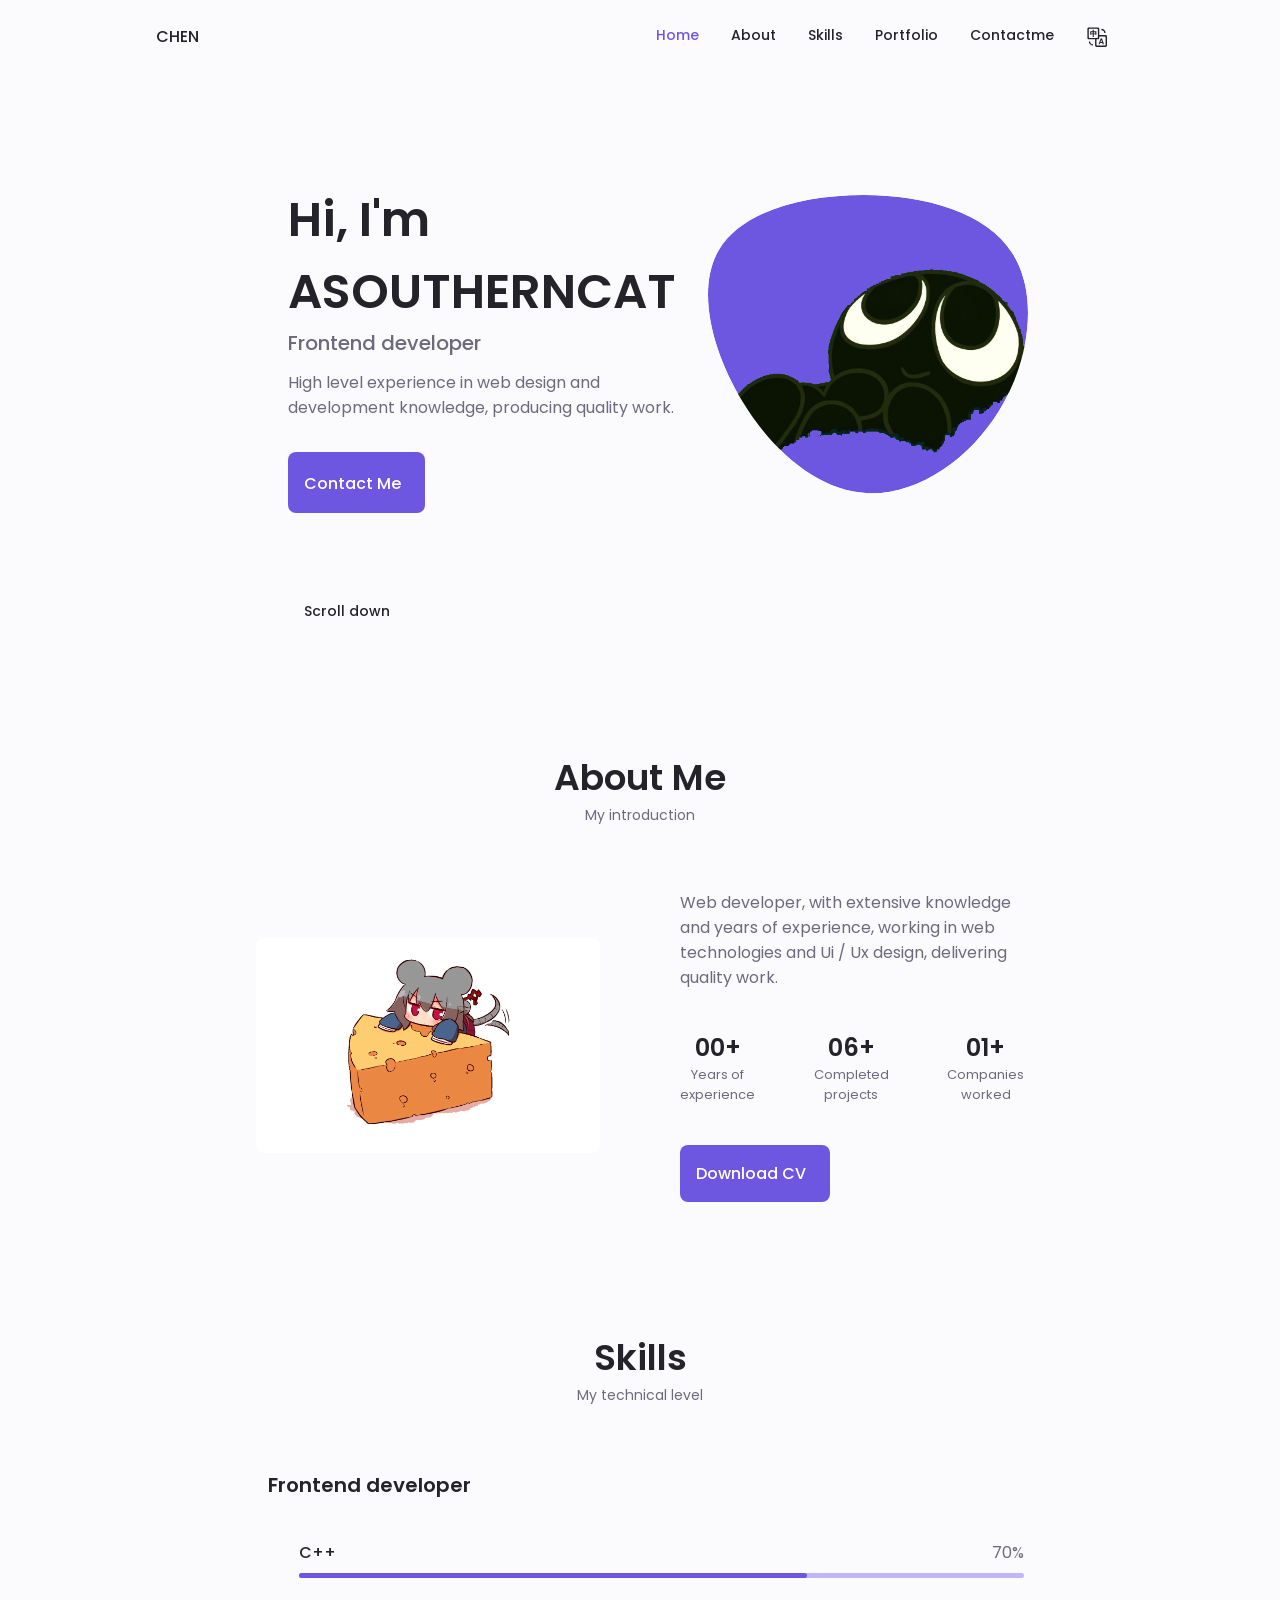
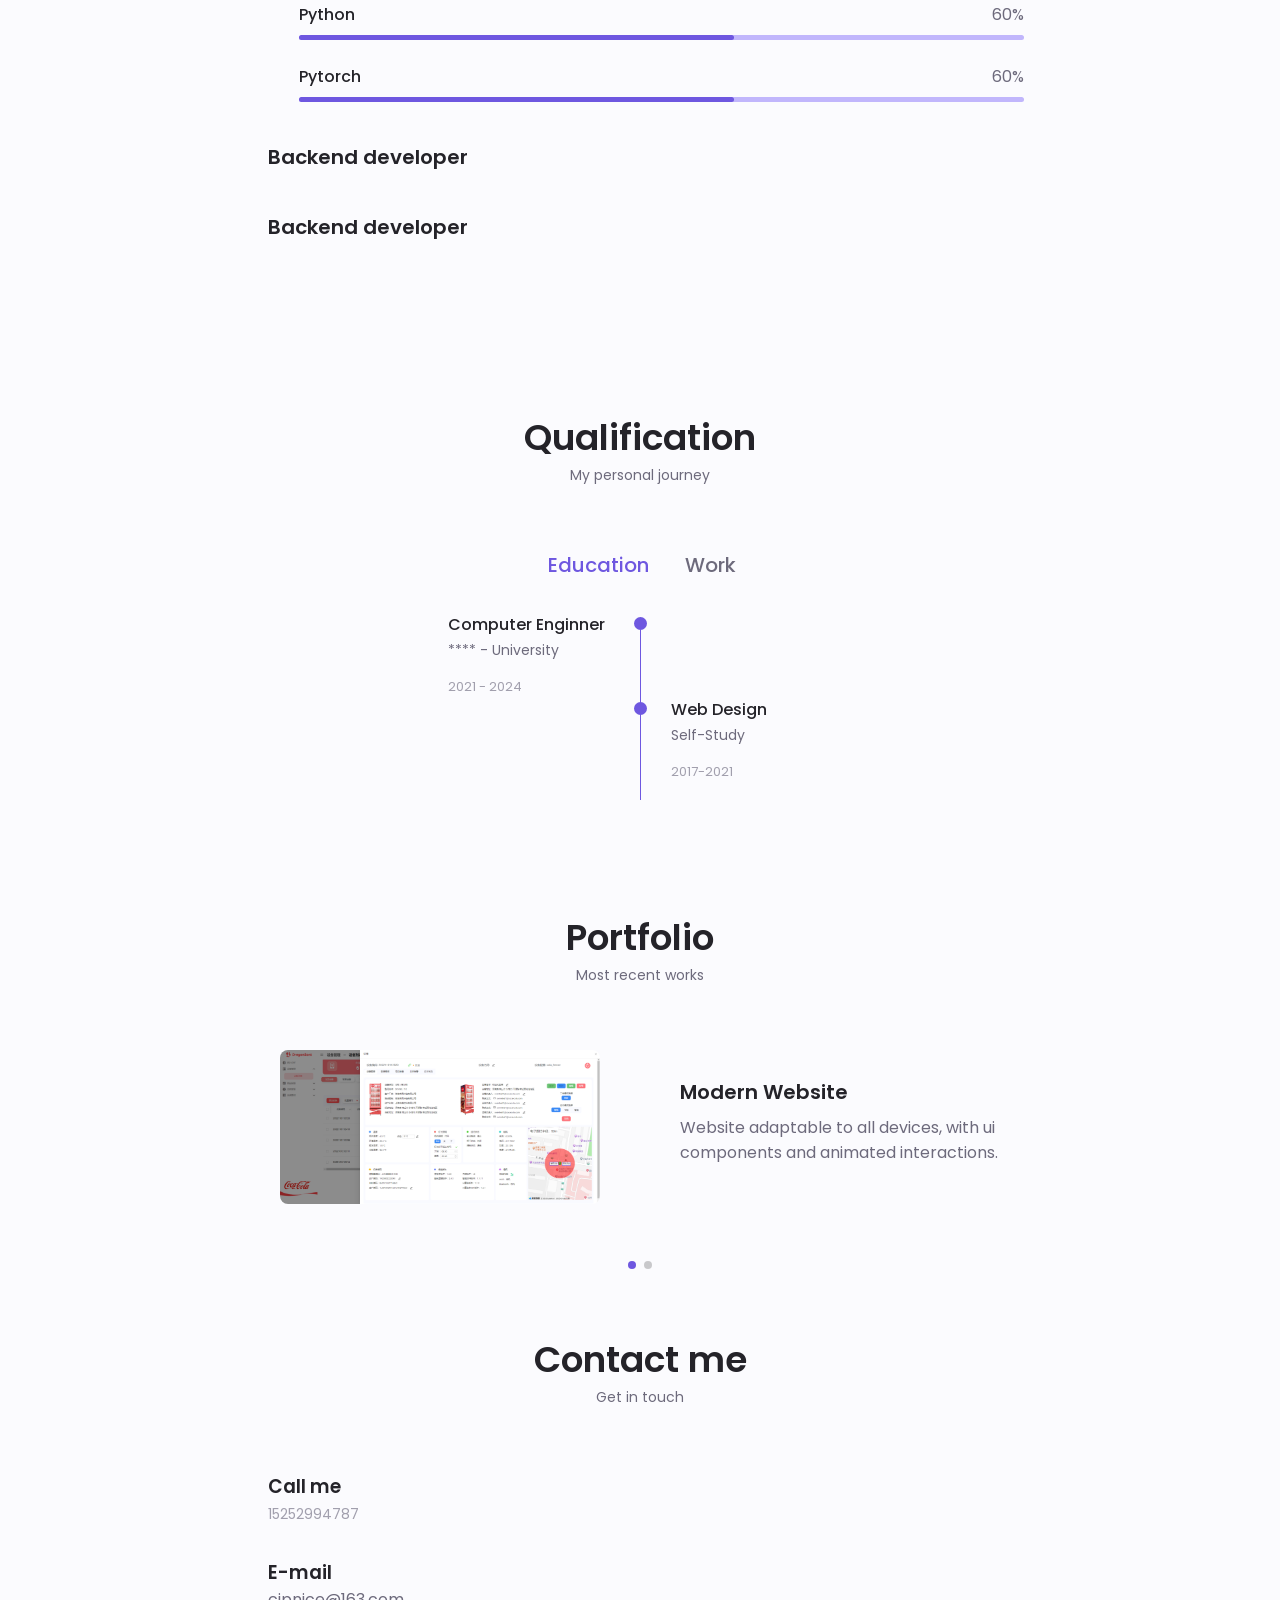
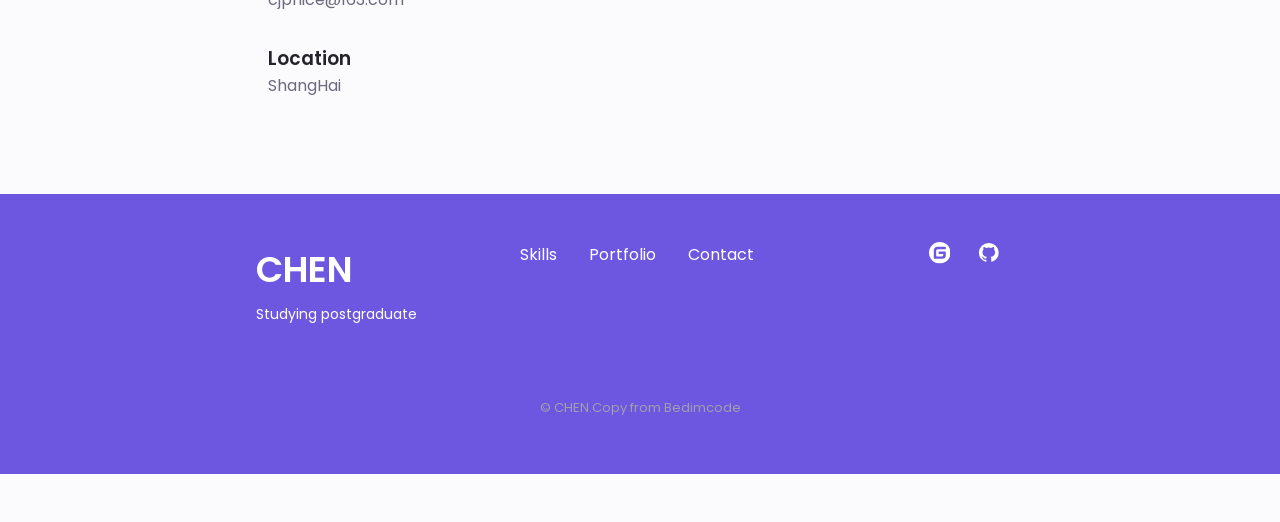
<file: index.html>
<!DOCTYPE html>
<html lang="en">

<head>
  <meta charset="UTF-8" />
  <meta name="viewport" content="width=device-width, initial-scale=1.0" />
  <link rel="shortcut icon" type="image/x-icon" href="favicon.ico" />
  <!--==================== UNICONS 图标====================-->
  <link rel="stylesheet" href="https://unicons.iconscout.com/release/v3.0.6/css/line.css" />
  <!--==================== SWIPER CSS ====================-->
  <link rel="stylesheet" href="assets/css/swiper-bundle.min.css" />

  <!--==================== CSS ====================-->
  <link rel="stylesheet" href="assets/css/styles.css" />
  <!-- iconfont font class 方式引用图标 -->
  <!-- <link
      rel="stylesheet"
      href="https://at.alicdn.com/t/c/font_3900458_82z46p85im.css"
    /> -->

  <title>Portfolio</title>
</head>

<body>
  <!--==================== HEADER ====================-->
  <header class="header scroll-header" id="header">
    <nav class="nav container">
      <a href="#" class="nav__logo">CHEN</a>

      <div class="nav__menu" id="nav-menu">
        <ul class="nav__list grid">
          <li class="nav__item">
            <a href="#home" class="nav__link">
              <i class="uil uil-estate nav__icon"></i>
              <p i18n="home">Home</p>
            </a>
          </li>
          <li class="nav__item">
            <a href="#about" class="nav__link">
              <i class="uil uil-user nav__icon"></i>
              <p i18n="about">About</p>
            </a>
          </li>
          <li class="nav__item">
            <a href="#skills" class="nav__link">
              <i class="uil uil-file-alt nav__icon"></i>
              <p i18n="skills">Skills</p>
            </a>
          </li>
          <li class="nav__item">
            <a href="#portfolio" class="nav__link">
              <i class="uil uil-scenery nav__icon"></i>
              <p i18n="portfolio">Portfolio</p>
            </a>
          </li>
          <li class="nav__item">
            <a href="#contact" class="nav__link">
              <i class="uil uil-message nav__icon"></i>
              <p i18n="contact">Contactme</p>
            </a>
          </li>
          <li class="nav__item">
            <div class="nav__link" id="translate" value="en">
              <svg class="icon nav__icon-svg" aria-hidden="true">
                <use xlink:href="#icon-fanyi"></use>
              </svg>
              <a class="=nav__link" id="nav__translate">Translate</a>
            </div>
          </li>
        </ul>
        <i class="uil uil-times nav__close" id="nav-close"></i>
      </div>

      <div class="nav__btns">
        <i class="uil uil-moon change-theme" id="theme-button"></i>
        <div class="nav__toggle" id="nav-toggle">
          <i class="uil uil-apps"></i>
        </div>
      </div>
    </nav>
  </header>

  <!--==================== MAIN ====================-->
  <main class="main">
    <!--==================== HOME ====================-->
    <section class="home section" id="home">
      <div class="home__container container grid">
        <div class="home__content grid">
          <div class="home__social">
            <a href="https://gitee.com/cjpnice" target="_blank" class="home__social-icon">
              <!-- <i class="uil uil-linkedin-alt"></i> -->
              <svg t="1674798484640" viewBox="0 0 1024 1024" version="1.1" xmlns="http://www.w3.org/2000/svg"
                p-id="2757">
                <path
                  d="M512 1024C229.222 1024 0 794.778 0 512S229.222 0 512 0s512 229.222 512 512-229.222 512-512 512z m259.149-568.883h-290.74a25.293 25.293 0 0 0-25.292 25.293l-0.026 63.206c0 13.952 11.315 25.293 25.267 25.293h177.024c13.978 0 25.293 11.315 25.293 25.267v12.646a75.853 75.853 0 0 1-75.853 75.853h-240.23a25.293 25.293 0 0 1-25.267-25.293V417.203a75.853 75.853 0 0 1 75.827-75.853h353.946a25.293 25.293 0 0 0 25.267-25.292l0.077-63.207a25.293 25.293 0 0 0-25.268-25.293H417.152a189.62 189.62 0 0 0-189.62 189.645V771.15c0 13.977 11.316 25.293 25.294 25.293h372.94a170.65 170.65 0 0 0 170.65-170.65V480.384a25.293 25.293 0 0 0-25.293-25.267z"
                  fill="hsl(250deg 69% 61%)" p-id="2758"></path>
              </svg>
            </a>
            <a href="https://github.com/cjpnice" target="_blank" class="home__social-icon">
              <i class="uil uil-github-alt"></i>
            </a>
          </div>

          <div class="home__img">
            <svg class="home__blob" viewBox="0 0 200 187" xmlns="http://www.w3.org/2000/svg"
              xmlns:xlink="http://www.w3.org/1999/xlink">
              <mask id="mask0" mask-type="alpha">
                <path d="M190.312 36.4879C206.582 62.1187 201.309 102.826 182.328 134.186C163.346 165.547 
                                130.807 187.559 100.226 186.353C69.6454 185.297 41.0228 161.023 21.7403 129.362C2.45775 
                                97.8511 -7.48481 59.1033 6.67581 34.5279C20.9871 10.1032 59.7028 -0.149132 97.9666 
                                0.00163737C136.23 0.303176 174.193 10.857 190.312 36.4879Z" />
              </mask>
              <g mask="url(#mask0)">
                <path d="M190.312 36.4879C206.582 62.1187 201.309 102.826 182.328 134.186C163.346 
                                165.547 130.807 187.559 100.226 186.353C69.6454 185.297 41.0228 161.023 21.7403 
                                129.362C2.45775 97.8511 -7.48481 59.1033 6.67581 34.5279C20.9871 10.1032 59.7028 
                                -0.149132 97.9666 0.00163737C136.23 0.303176 174.193 10.857 190.312 36.4879Z" />
                <image class="home__blob-img" x="0" y="-30" xlink:href="assets/img/cat.png" />
              </g>
            </svg>
          </div>

          <div class="home__data">
            <h1 class="home__title" i18n="home__title">
              Hi, I'm ASOUTHERNCAT
            </h1>
            <h3 class="home__subtitle" i18n="home__subtitle">
              Frontend developer
            </h3>
            <p class="home__description" i18n="home__description">
              High level experience in web design and development knowledge,
              producing quality work.
            </p>
            <a href="#contact" class="button button-flex">
              <span i18n="home__contact">Contact Me</span>
              <i class="uil uil-message button__icon"></i>
            </a>
          </div>
        </div>
        <div class="home__scroll">
          <a href="#about" class="home__scroll-button button--flex">
            <i class="uil uil-mouse-alt-2 home__scroll-mouse"></i>
            <span class="home__scroll-name" i18n="home__scroll-name">Scroll down</span>
            <i class="uil uil-arrow-down home__scroll-arrow"></i>
          </a>
        </div>
      </div>
    </section>

    <!--==================== ABOUT ====================-->
    <section class="about section" id="about">
      <h2 class="section__title" i18n="about__title">About Me</h2>
      <span class="section__subtitle" i18n="about__subtitle">My introduction</span>
      <div class="about__container container grid">
        <img src="assets/img/about.png" alt="" class="about__img" />

        <div class="about__data">
          <p class="about__description" i18n="about__description">
            Web developer, with extensive knowledge and years of experience,
            working in web technologies and Ui / Ux design, delivering quality
            work.
          </p>

          <div class="about__info">
            <div>
              <span class="about__info-title">00+</span>
              <span class="about__info-name" i18n="about__info-name1">Years of <br />
                experience</span>
            </div>

            <div>
              <span class="about__info-title">06+</span>
              <span class="about__info-name" i18n="about__info-name2">Completed <br />
                projects</span>
            </div>

            <div>
              <span class="about__info-title">01+</span>
              <span class="about__info-name" i18n="about__info-name3">Companies <br />
                worked</span>
            </div>
          </div>

          <div class="about__buttons">
            <a download="" href="assets/pdf/简历.pdf" class="button button--flex">
              <span i18n="download">Download CV</span><i class="uil uil-download-alt button__icon"></i>
            </a>
          </div>
        </div>
      </div>
    </section>

    <!--==================== SKILLS ====================-->
    <section class="skills section" id="skills">
      <h2 class="section__title" i18n="skills__title">Skills</h2>
      <span class="section__subtitle" i18n="skills__subtitle">My technical level</span>

      <div class="skills__container container grid">
        <div>
          <!--==================== SKILLS 1 ====================-->
          <div class="skills__content skills__open">
            <div class="skills__header">
              <i class="uil uil-brackets-curly skills__icon"></i>

              <div>
                <h1 class="skills__title" i18n="skills__title1">
                  Frontend developer
                </h1>
                <!-- <span class="skills__subtitle" i18n="skills__years"
                    >More than * years</span
                  > -->
              </div>

              <i class="uil uil-angle-down skills__arrow"></i>
            </div>

            <div class="skills__list grid">
              <div class="skills__data">
                <div class="skills__titles">
                  <h3 class="skills__name">C++</h3>
                  <span class="skills__number">70%</span>
                </div>
                <div class="skills__bar">
                  <div class="skills__percentage skills__cpp"></div>
                </div>
              </div>

              <div class="skills__data">
                <div class="skills__titles">
                  <h3 class="skills__name">Python</h3>
                  <span class="skills__number">60%</span>
                </div>
                <div class="skills__bar">
                  <div class="skills__percentage skills__python"></div>
                </div>
              </div>

              <div class="skills__data">
                <div class="skills__titles">
                  <h3 class="skills__name">Pytorch</h3>
                  <span class="skills__number">60%</span>
                </div>
                <div class="skills__bar">
                  <div class="skills__percentage skills__pytorch"></div>
                </div>
              </div>
            </div>
          </div>
          <!--==================== SKILLS 2 ====================-->
          <div class="skills__content skills__close">
            <div class="skills__header">
              <i class="uil uil-server-network skills__icon"></i>

              <div>
                <h1 class="skills__title" i18n="skills__title2">
                  Backend developer
                </h1>
                <!-- <span class="skills__subtitle" i18n="skills__years2"
                    >More than * years</span
                  > -->
              </div>

              <i class="uil uil-angle-down skills__arrow"></i>
            </div>

            <div class="skills__list grid">
              <div class="skills__data">
                <div class="skills__titles">
                  <h3 class="skills__name">Java</h3>
                  <span class="skills__number">70%</span>
                </div>
                <div class="skills__bar">
                  <div class="skills__percentage skills__java"></div>
                </div>
              </div>

              <div class="skills__data">
                <div class="skills__titles">
                  <h3 class="skills__name">C#</h3>
                  <span class="skills__number">50%</span>
                </div>
                <div class="skills__bar">
                  <div class="skills__percentage skills__csharp"></div>
                </div>
              </div>
            </div>
          </div>
          <!--==================== SKILLS 3 ====================-->
          <div class="skills__content skills__close">
            <div class="skills__header">
              <i class="uil uil-server-network skills__icon"></i>

              <div>
                <h1 class="skills__title" i18n="skills__title3">
                  Backend developer
                </h1>
                <!-- <span class="skills__subtitle" i18n="skills__years2"
                    >More than * years</span
                  > -->
              </div>

              <i class="uil uil-angle-down skills__arrow"></i>
            </div>
            <div class="skills__list grid">
              <div class="skills__data">
                <div class="skills__titles">
                  <h3 class="skills__name">HTML</h3>
                  <span class="skills__number">60%</span>
                </div>
                <div class="skills__bar">
                  <div class="skills__percentage skills__html"></div>
                </div>
              </div>

              <div class="skills__data">
                <div class="skills__titles">
                  <h3 class="skills__name">CSS</h3>
                  <span class="skills__number">50%</span>
                </div>
                <div class="skills__bar">
                  <div class="skills__percentage skills__css"></div>
                </div>
              </div>

              <div class="skills__data">
                <div class="skills__titles">
                  <h3 class="skills__name">JavaScript</h3>
                  <span class="skills__number">60%</span>
                </div>
                <div class="skills__bar">
                  <div class="skills__percentage skills__js"></div>
                </div>
              </div>

              <div class="skills__data">
                <div class="skills__titles">
                  <h3 class="skills__name">VUE</h3>
                  <span class="skills__number">50%</span>
                </div>
                <div class="skills__bar">
                  <div class="skills__percentage skills__vue"></div>
                </div>
              </div>
              <div class="skills__data">
                <div class="skills__titles">
                  <h3 class="skills__name">Angular</h3>
                  <span class="skills__number">50%</span>
                </div>
                <div class="skills__bar">
                  <div class="skills__percentage skills__angular"></div>
                </div>
              </div>
            </div>

          </div>
        </div>
      </div>
    </section>

    <!--==================== QUALIFICATION ====================-->
    <section class="qualification section">
      <h2 class="section__title" i18n="qualification__title">
        Qualification
      </h2>
      <span class="section__subtitle" i18n="qualification__subtitle">My personal journey</span>
      <div class="qualification__container container">
        <div class="qualification__tabs">
          <div class="qualification__button button--flex qualification__active" data-target="#education">
            <i class="uil uil-graduation-cap qualification__icon"></i>
            <span i18n="education">Education</span>
          </div>

          <div class="qualification__button button--flex" data-target="#work">
            <i class="uil uil-briefcase-alt qualification__icon"></i>
            <span i18n="work">Work</span>
          </div>
        </div>
        <div class="qualification__sections">
          <!--==================== QUALIFICATION CONTENT 1 ====================-->
          <div class="qualification__content qualification__active" data-content id="education">
            <!--==================== QUALIFICATION 1 ====================-->
            <div class="qualification__data">
              <div>
                <h3 class="qualification__title" i18n="qualification1__title">
                  Computer Enginner
                </h3>
                <span class="qualification__subtitle" i18n="qualification1__subtitle">**** - University</span>
                <div class="qualification__calendar">
                  <i class="uil uil-calendar-alt"></i>
                  2021 - 2024
                </div>
              </div>

              <div>
                <span class="qualification__rounder"></span>
                <span class="qualification__line"></span>
              </div>
            </div>
            <!--==================== QUALIFICATION 2 ====================-->
            <div class="qualification__data">
              <div></div>
              <div>
                <span class="qualification__rounder"></span>
                <span class="qualification__line"></span>
              </div>

              <div>
                <h3 class="qualification__title" i18n="qualification2__title">
                  Web Design
                </h3>
                <span class="qualification__subtitle" i18n="qualification2__subtitle">Self-Study</span>
                <div class="qualification__calendar">
                  <i class="uil uil-calendar-alt"></i>
                  2017-2021
                </div>
              </div>
            </div>

          </div>
          <!--==================== QUALIFICATION CONTENT 2 ====================-->
          <div class="qualification__content" data-content id="work">
            <!--==================== QUALIFICATION 1 ====================-->
            <div class="qualification__data">
              <div></div>
              <div>
                <span class="qualification__rounder"></span>
                <!-- <span class="qualification__line"></span> -->
              </div>
              <div>
                <h3 class="qualification__title" i18n="qualification4__title">
                  Software Enginner（intern）
                </h3>
                <span class="qualification__subtitle" i18n="qualification4__subtitle">ShenZhen</span>
                <div class="qualification__calendar">
                  <i class="uil uil-calendar-alt"></i>
                  2021
                </div>
              </div>
            </div>
          </div>
        </div>
      </div>
    </section>

    <!--==================== PORTFOLIO ====================-->
    <section class="portfolio section" id="portfolio">
      <h2 class="section__title" i18n="portfolio__title">Portfolio</h2>
      <span class="section__subtitle" i18n="portfolio__subtitle">Most recent works</span>

      <div class="portfolio__container container swiper-container">
        <div class="swiper-wrapper">
          <!--==================== PORTFOLIO 1 ====================-->

          <div class="portfolio__content grid swiper-slide">
            <img src="assets/img/cocacola.png" alt="" class="portfolio__img" />

            <div class="portfolio_">
              <h3 class="portfolio__title" i18n="portfolio1__title">
                Modern Website
              </h3>
              <p class="portfolio__description" i18n="portfolio1__description">
                Website adaptable to all devices, with ui components and
                animated interactions.
              </p>
              <!-- <a href="https://gitee.com/asoutherncat/" target="_blank"
                class="button button--flex button--small portfolio__button">
                Demo
                <i class="uil uil-arrow-right button__icon"></i>
              </a> -->
            </div>
          </div>

          <!--==================== PORTFOLIO 2 ====================-->

          <div class="portfolio__content grid swiper-slide">
            <img src="assets/img/suepai.png" alt="" class="portfolio__img" />

            <div class="portfolio_">
              <h3 class="portfolio__title" i18n="portfolio2__title">
                Modern Website
              </h3>
              <p class="portfolio__description" i18n="portfolio2__description">
                Website adaptable to all devices, with ui components and
                animated interactions.
              </p>
              <a href="http://suepai.com.cn/home" target="_blank"
                class="button button--flex button--small portfolio__button">
                View
                <i class="uil uil-arrow-right button__icon"></i>
              </a>
            </div>
          </div>

        </div>
        <!-- add arrows-->
        <div class="swiper-button-next">
          <i class="uil uil-angle-right-b swiper-portfolio-icon"></i>
        </div>

        <div class="swiper-button-prev">
          <i class="uil uil-angle-left-b swiper-portfolio-icon"></i>
        </div>

        <!-- Add Pagination -->
        <div class="swiper-pagination"></div>
      </div>
    </section>

    <!--==================== CONTACT ME ====================-->
    <section class="contact section" id="contact">
      <h2 class="section__title" i18n="contact__title">Contact me</h2>
      <span class="section__subtitle" i18n="contact__subtitle">Get in touch</span>

      <div class="contact__container container grid">
        <div>
          <div class="contact__information">
            <i class="uil uil-phone-alt contact__icon"></i>

            <div>
              <h3 class="contact__title" i18n="tel">Call me</h3>
              <span class="contact__subtitle" i18n="tel__number">15252994787</span>
            </div>
          </div>

          <div class="contact__information">
            <i class="uil uil-envelope contact__icon"></i>

            <div>
              <h3 class="contact__title" i18n="email">E-mail</h3>
              <span class="contatc__subtitle" i18n="email__address">cjpnice@163.com</span>
            </div>
          </div>

          <div class="contact__information">
            <i class="uil uil-map-marker contact__icon"></i>

            <div>
              <h3 class="contact__title" i18n="location">Location</h3>
              <span class="contatc__subtitle" i18n="location__detail">ShangHai</span>
            </div>
          </div>
        </div>
      </div>
    </section>
  </main>

  <!--==================== FOOTER ====================-->
  <footer class="footer">
    <div class="footer__bg">
      <div class="footer__container container grid">
        <div>
          <h1 class="footer__title">CHEN</h1>
          <span class="footer__subtitle" i18n="home__subtitle">Studying postgraduate</span>
        </div>

        <ul class="footer__links">
          <li>
            <a href="#skills" class="footer__link" i18n="skills">Skills</a>
          </li>
          <li>
            <a href="#portfolio" class="footer__link" i18n="portfolio">Portfolio</a>
          </li>
          <li>
            <a href="#contact" class="footer__link" i18n="contact">Contact</a>
          </li>
        </ul>

        <div class="footer__socials">
          <a href="https://gitee.com/cjpnice/" target="_blank">
            <svg class="icon footer__social" aria-hidden="true">
              <use xlink:href="#icon-gitee"></use>
            </svg>
          </a>
          <a href="http://github.com/cjpnice" target="_blank">
            <svg class="icon footer__social" aria-hidden="true">
              <use xlink:href="#icon-github"></use>
            </svg>
          </a>

        </div>
      </div>

      <p class="footer__copy">
        &#169; CHEN.Copy from
        <a class="footer__copy" href="https://www.youtube.com/c/Bedimcode" target="_blank">Bedimcode</a>
      </p>
    </div>
  </footer>

  <!--==================== SCROLL TOP ====================-->
  <a href="#" class="scrollup" id="scroll-up">
    <i class="uil uil-arrow-up scrollup__icon"></i>
  </a>
  <!--==================== SWIPER JS ====================-->
  <script src="assets/js/swiper-bundle.min.js"></script>

  <!-- iconfont JS -->
  <script src="assets/js/iconfont.js"></script>
  <!-- jquery -->
  <script src="https://apps.bdimg.com/libs/jquery/2.1.4/jquery.min.js"></script>
  <script src="assets/js/jquery.i18n.min.js"></script>
  <!--==================== MAIN JS ====================-->
  <script src="assets/js/main.js"></script>

  <!-- translate JS -->
  <script src="assets/js/cn-en-translate.js"></script>
</body>

</html>
</file>
<file: assets/css/styles.css>
/*==================== GOOGLE FONTS 字体====================*/
@import url("https://fonts.googleapis.com/css2?family=Poppins:wght@400;500;600&display=swap");

/*==================== VARIABLES CSS ====================*/
:root {
    --header-height: 3rem;

    /*========== Colors 主题色彩==========*/
    /* Change favorite color */
    --hue-color: 250; /*Purple 250 - Green 142 - Blue 230 - Pink 340*/

    /* HSL color mode */
    --first-color: hsl(var(--hue-color), 69%, 61%);
    --first-color-second: hsl(var(--hue-color), 69%, 61%);
    --first-color-alt: hsl(var(--hue-color), 57%, 53%);
    --first-color-lighter: hsl(var(--hue-color), 92%, 85%);
    --title-color: hsl(var(--hue-color), 8%, 15%);
    --text-color: hsl(var(--hue-color), 8%, 45%);
    --text-color-light: hsl(var(--hue-color), 8%, 65%);
    --input-color: hsl(var(--hue-color), 70%, 96%);
    --body-color: hsl(var(--hue-color), 60%, 99%);
    --container-color: hsl(var(--hue-color), 100%, 98%);
    --scroll-bar-color: hsl(var(--hue-color), 12%, 90%);
    --scroll-thumb-color: hsl(var(--hue-color), 12%, 80%);

    /*========== Font and typography ==========*/
    --body-font: 'Poppins', sans-serif;

    /* .5rem = 8px, 1rem = 16px, 1.5rem = 24px ... */
    --big-font-size: 2rem;
    --h1-font-size: 1.5rem;
    --h2-font-size: 1.25rem;
    --h3-font-size: 1.125rem;
    --normal-font-size: .938rem;
    --small-font-size: .813rem;
    --smaller-font-size: .75rem;

    /*========== Font weight ==========*/
    --font-medium: 500;
    --font-semi-bold: 600;

    /*========== Margenes Bottom ==========*/
    /* .25rem = 4px, .5rem = 8px, .75rem = 12px ... */
    --mb-0-25: .25rem;
    --mb-0-5: .5rem;
    --mb-0-75: .75rem;
    --mb-1: 1rem;
    --mb-1-5: 1.5rem;
    --mb-2: 2rem;
    --mb-2-5: 2.5rem;
    --mb-3: 3rem;

    /*========== z index ==========*/
    --z-tooltip: 10;
    --z-fixed: 100;
    --z-modal: 1000;
}

/* Font size for large devices */
@media screen and (min-width: 968px) {
    :root {
        --big-font-size: 3rem;
        --h1-font-size: 2.25rem;
        --h2-font-size: 1.5rem;
        --h3-font-size: 1.25rem;
        --normal-font-size: 1rem;
        --small-font-size: .875rem;
        --smaller-font-size: .813rem;
    }
}

/*========== Variables Dark theme ==========*/
body.dark-theme {
  /* HSL color mode */
--first-color-second: hsl(var(--hue-color), 30%, 8%);
--title-color: hsl(var(--hue-color), 8%, 95%);
--text-color: hsl(var(--hue-color), 8%, 45%);
--text-color-light: hsl(var(--hue-color), 8%, 75%);
--input-color: hsl(var(--hue-color), 29%, 16%);
--body-color: hsl(var(--hue-color), 28%, 12%);
--container-color: hsl(var(--hue-color), 29%, 16%);
--scroll-bar-color: hsl(var(--hue-color), 12%, 48%);
--scroll-thumb-color: hsl(var(--hue-color), 12%, 36%);
}

/*========== Button Dark/Light ==========*/
.nav__btns {
  display: flex;
  align-items: center;

}

.change-theme {
  font-size: 1.25rem;
  color: var(--title-color);
  margin-right: var(--mb-1);
  cursor: pointer;
}

.change-theme:hover {
  color: var(--first-color);
}

/*==================== BASE ====================*/
* {
  box-sizing: border-box;
  padding: 0;
  margin: 0;
}

html {
  scroll-behavior: smooth;
}

body {
  margin: 0 0 var(--header-height) 0;
  font-family: var(--body-font);
  font-size: var(--normal-font-size);
  background-color: var(--body-color);
  color: var(--text-color);
}

h1, h2, h3, h4 {
  color: var(--title-color);
  font-weight: var(--font-semi-bold);
}

ul {
  list-style: none;
}

a {
  text-decoration: none;
}

img {
  max-width: 100%;
  height: auto;
}

/*==================== REUSABLE CSS CLASSES ====================*/
.section {
  padding: 2rem 0 4rem;
}

.section__title {
  font-size: var(--h1-font-size);
  color: var(--title-color);
}

.section__subtitle {
  display: block;
  font-size: var(--small-font-size);
  margin-bottom: var(--mb-3);
}

.section__title, 
.section__subtitle {
  text-align: center;
}

/*==================== LAYOUT ====================*/
.container {
  max-width: 768px;
  margin-left: var(--mb-1-5);
  margin-right: var(--mb-1-5);
}

.grid {
  display: grid;
  gap: 1.5rem;
}

.header {
  width: 100%;
  position: fixed;
  bottom: 0;
  left: 0;
  z-index: var(--z-fixed);
  background-color: var(--body-color);
}

/*==================== NAV ====================*/
.nav{
  max-width: 968px;
  height: var(--header-height);
  display: flex;
  justify-content: space-between;
  align-items: center;
}

.nav__logo,
.nav__toggle{
  color: var(--title-color);
  font-weight: var(--font-medium);
}
.nav__logo:hover{
  color: var(--first-color);
}

.nav__toggle{
  font-size: 1.1rem;
  cursor: pointer;
}

.nav__toggle:hover{
  color: var(--first-color);
}

/*mobile devices*/
@media screen and (max-width:767px){
  .nav__menu{
    position: fixed;
    bottom: -100%;
    left: 0;
    width: 100%;
    background-color: var(--body-color);
    padding: 2rem 1.5rem 4rem;
    box-shadow: 0 -1px 4px rgba(0,0,0,.15);
    border-radius: 1.5rem 1.5rem 0 0;
    transition: .3s;
  }
}

.nav__list{
  grid-template-columns: repeat(3,1fr);
  gap: 2rem;
}

.nav__item{
  align-items: center;
}
.nav__link{
  display: flex;
  flex-direction: column;
  align-items: center;
  font-size: var(--small-font-size);
  color: var(--title-color);
  font-weight: var(--font-medium);
  cursor: pointer;
  text-transform: capitalize;
}

.nav__link:hover{
  color: var(--first-color);
}
.nav__link:hover svg{
  fill: var(--first-color);
}

.nav__icon{
  font-size: 1.2rem;
}
.nav__icon-svg{
  fill:var(--title-color);
  font-size: 1.4rem;
  margin-top: 4px;
  margin-bottom: 2px;
}
.nav__close{
  position: absolute;
  right: 1.3rem;
  bottom: .5rem;
  font-size: 1.5rem;
  cursor: pointer;
  color: var(--first-color);
}

.nav__close:hover{
  color: var(--first-color-alt);
}
/* show menu */
.show-menu{
  bottom: 0;
}

/* Active link */
.active-link {
  color: var(--first-color);
}

/* Change background header */
.scroll-header {
  box-shadow: 0 -1px 4px rgba(0,0,0, .15);
  
}

/*==================== HOME ====================*/
.home__container {
  gap: 1rem;
}

.home__content{
  grid-template-columns: .5fr 3fr;
  padding-top: 3.5rem;
  align-items: center;
}
.home__social {
  display: grid;
  grid-template-columns: max-content;
  row-gap: 1rem;
}

.home__social-icon {
  font-size: 1.25rem;
  color: var(--first-color);
}

.home__social-icon:hover {
  color: var(--first-color-alt)
}

.home__blob {
  width: 200px;
  fill: var(--first-color);
}

.home__blob-img {
  width: 220px;
}

.home__data {
  grid-column: 1/3;
}

.home__title {
  font-size: var(--big-font-size);
}

.home__subtitle {
  font-size: var(--h3-font-size);
  color: var(--text-color);
  font-weight: var(--font-medium);
  margin-bottom: var(--mb-0-75);
}

.home__description {
  margin-bottom: var(--mb-2);
}

/* .home__scroll {
  display: none;
} */

.home__scroll-button {
  color: var(--first-color);
  transition: .3s;

}

.home__scroll-button:hover {
  transform: translateY(0.25rem);
}

.home__scroll-mouse {
  font-size: 2rem;

}

.home__scroll-name {
  font-size: var(--small-font-size);
  color: var(--title-color);
  font-weight: var(--font-medium);
  margin-right: var(--mb-0-25);

}

.home__scroll-arrow {
  font-size: 1.25rem;

}

/*==================== BUTTONS ====================*/
.button {
  display: inline-block;
  background-color: var(--first-color);
  color: #FFFF;
  padding: 1rem;
  border-radius: .5rem;
  font-weight: var(--font-medium);

}

.button:hover {
  background-color: var(--first-color-alt);
}

.button__icon {
  font-size: 1.2rem;
  margin-left: var(--mb-0-5);
  transition: .3s;
}

.button--flex {
  display: inline-flex;
  align-items: center;
  transition: .3s;

}

.button--small {
  padding: .75rem 1rem;
}

.button--link {
  padding: 0;
  background-color: transparent;
  color: var(--first-color);
}

.button--link:hover {
  background-color: transparent;
  color: var(--first-color-alt);
}

/*==================== ABOUT ====================*/
.about__img {
  width: 200px;
  border-radius: .5rem;
  justify-self: center;
  align-self: center;

}

.about__description {
  text-align: center;
  margin-bottom: var(--mb-2-5);

}

.about__info {
  display: flex;
  justify-content: space-evenly;
  margin-bottom: var(--mb-2-5);
}

.about__info-title {
  font-size: var(--h2-font-size);
  font-weight: var(--font-semi-bold);
  color: var(--title-color);
}

.about__info-name {
  font-size: var(--smaller-font-size);

}

.about__info-title, .about__info-name {
  display: block;
  text-align: center;

}

.about__buttons {
  display: flex;
  justify-content: center;
}

/*==================== SKILLS ====================*/
.skills__container {
  row-gap: 0;
}

.skills__header {
  display: flex;
  align-items: center;
  margin-bottom: var(--mb-2-5);
  cursor: pointer;
}

.skills__icon, .skills__arrow {
  font-size: 2rem;
  color: var(--first-color);

}

.skills__icon {
  margin-right: var(--mb-0-75);

}

.skills__title {
  font-size: var(--h3-font-size);
}

.skills__subtitle {
  font-size: var(--small-font-size);
  color: var(--text-color-light);

}

.skills__arrow {
  margin-left: auto;
  transition: .4s;

}

.skills__list {
  row-gap: 1.5rem;
  padding-left: 2.7rem;
  transition: .4s;
}

.skills__titles {
  display: flex;
  justify-content: space-between;
  margin-bottom: var(--mb-0-5)
}

.skills__name {
  font-size: var(--normal-font-size);
  font-weight: var(--font-medium);
}

.skills__bar, .skills__percentage {
  height: 5px;
  border-radius: .25rem;

}

.skills__bar {
  background-color: var(--first-color-lighter);

}

.skills__percentage {
  display: block;
  background-color: var(--first-color);
}

.skills__html {
  width: 60%;
}

.skills__css{
  width: 50%;
}

.skills__js{
  width: 70%;
}

.skills__vue{
  width: 60%;
}

.skills__java{
  width: 70%;
}

.skills__python{
  width: 60%;
}
.skills__angular{
  width: 60%;
}
.skills__cpp{
  width: 70%;
}
.skills__csharp{
  width: 50%;
}
.skills__pytorch{
  width: 60%;
}
.skills__close .skills__list {
  
  height: 0;
  overflow: hidden;

}

.skills__open .skills__list {
  height: max-content;
  margin-bottom: var(--mb-2-5);
}

.skills__open .skills__arrow {
  transform: rotate(-180deg);
}

/*==================== QUALIFICATION ====================*/
.qualification__tabs {
  display: flex;
  justify-content: space-evenly;
  margin-bottom: var(--mb-2)
}

.qualification__button {
  font-size: var(--h3-font-size);
  font-weight: var(--font-medium);
  cursor: pointer
}

.qualification__button:hover {
  color: var(--first-color);
}

.qualification__icon {
  font-size: 1.8rem;
  margin-right: var(--mb-0-25);
}

.qualification__data {
  display: grid;
  grid-template-columns: 1fr max-content 1fr;
  column-gap: 1.5rem;
}

.qualification__title {
  font-size: var(--normal-font-size);
  font-weight: var(--font-medium);
}

.qualification__subtitle {
  display: inline-block;
  font-size: var(--small-font-size);
  margin-bottom: var(--mb-1);
}

.qualification__calendar {
  font-size: var(--smaller-font-size);
  color: var(--text-color-light);
  /* margin-bottom: var(--mb-1) */

}

.qualification__rounder {
  display: inline-block;
  width: 13px;
  height: 13px;
  background-color: var(--first-color);
  border-radius: 50%;
}

.qualification__line {
  display: block;
  width: 1px;
  height: 100%;
  background-color: var(--first-color);
  transform: translate(6px, -7px)
}

.qualification__content[data-content] {
  display: none;

}

.qualification__active[data-content] {
  display: block;
}

.qualification__button.qualification__active {
  color: var(--first-color)
}

/* Active Modal */
.active-modal {
  opacity: 1;
  visibility: visible;
}


/*==================== PORTFOLIO ====================*/
.portfolio__container {
  overflow: initial;
}

.portfolio__content {
  padding: 0 1.5rem;
}

.portfolio__img {
  width: 265px;
  border-radius: .5rem;
  justify-self: center;
}

.portfolio__title {
  font-size: var(--h3-font-size);
  margin-bottom: var(--mb-0-5);
}

.portfolio__description {
  margin-bottom: var(--mb-0-75);
}

.portfolio__button:hover .button__icon {
  transform: translateX(.25rem);
}

.swiper-button-prev::after, .swiper-button-next::after {
  content: '';
}

.swiper-portfolio-icon {
  font-size: 2rem;
  color: var(--first-color);
}

.swiper-button-prev {
  left: -.5rem;
}

.swiper-button-next {
  right: -.5rem;
}

.swiper-container-horizontal > .swiper-pagination-bullets {
  bottom: -2.5rem;
}

.swiper-pagination-bullet-active {
  background-color: var(--first-color);

}

.swiper-button-prev, 
.swiper-button-next,
.swiper-pagination-bullet {
  outline: none;
}

/*==================== CONTACT ME ====================*/
.contact__container {
  row-gap: 3rem;
}

.contact__information {
  display: flex;
  margin-bottom: var(--mb-2)
}

.contact__icon {
  font-size: 1.5rem;
  color: var(--first-color);
  margin-right: var(--mb-0-75);
}

.content__title {
  font-size: var(--h3-font-size);
  font-weight: var(--font-medium);
}

.contact__subtitle {
  font-size: var(--small-font-size);
  color: var(--text-color-light);
}

.contact__content {
  background-color: var(--input-color);
  border-radius: .5rem;
  padding: .75rem 1rem .25rem;
}

.contact__label {
  font-size: var(--smaller-font-size);
  color: var(--title-color);
}

.contact__input {
  width: 100%;
  background-color: var(--input-color);
  color: var(--text-color);
  font-family: var(--body-font);
  font-size: var(--normal-font-size);
  border: none;
  outline: none;
  padding: .25rem .5rem .5rem 0;
}

/*==================== FOOTER ====================*/
.footer {
  padding-top: 2rem;
}

.footer__container {
  row-gap: 3.5rem;
}

.footer__bg {
  background-color: var(--first-color-second);
  padding: 2rem 0 3rem;
}

.footer__title {
  font-size: var(--h1-font-size);
  margin-bottom: var(--mb-0-25);

}

.footer__subtitle {
  font-size: var(--small-font-size);
}

.footer__links {
  display: flex;
  flex-direction: column;
  row-gap: 1.5rem;
}

.footer__link:hover {
  color: var(--first-color-lighter);
}

.footer__social {
  font-size: 1.35rem;
  margin-right: var(--mb-1-5);
}

.footer__social:hover {
  color: var(--first-color-lighter);
}

.footer__copy {
  font-size: var(--smaller-font-size);
  text-align: center;
  color: var(--text-color-light);
  margin-top: var(--mb-3)
}

.footer__title,
.footer__subtitle,
.footer__link,
.footer__social {
  color: #FFF;
  fill: #FFF;
}

.icon {
  width: 1em;
  height: 1em;
  vertical-align: -0.15em;
  /* fill:white; */
  overflow: hidden;
}

/*========== SCROLL UP ==========*/
.scrollup {
  position: fixed;
  right: 1rem;
  bottom: -20%;
  background-color: var(--first-color);
  opacity: .8;
  padding: 0 .3rem;
  border-radius: .4rem;
  z-index: var(--z-tooltip);
  transition: .4s;
}

.scrollup:hover {
  background-color: var(--first-color-alt);
}

.scrollup__icon {
  font-size: 1.5rem;
  color: #FFF;
}

/* Show scroll */
.show-scroll {
  bottom: 5rem;
}


/*========== SCROLL BAR ==========*/
::-webkit-scrollbar {
  width: .60rem;
  background-color: var(--scroll-bar-color);
  border-radius: .5rem;
}

::-webkit-scrollbar-thumb {
  background-color: var(--scroll-thumb-color);
  border-radius: .5rem;
}

::-webkit-scrollbar-thumb:hover {
  background-color: var(--text-color-light);
}


/*==================== MEDIA QUERIES ====================*/
/* For small devices */
@media screen and (max-width: 350px) {
  .container {
      margin-left: var(--mb-1);
      margin-right: var(--mb-1);
  }
  .nav__menu {
      padding: 2rem .25rem 4rem;
  }

  .nav__list {
      column-gap: 0;
  }
  .home__content {
      grid-template-columns: .25fr 3fr;
  }

  .home__blob {
      width: 180px;
  }

  .skills__title {
      font-size: var(--normal-font-size);
  }
  .qualification__data {
      gap: .5rem;
  }

  .services__container {
      grid-template-columns: max-content;
      justify-content: center;
  }

  .services__content {
      padding-right: 3.5rem;
  }
  .services__modal {
      padding: 0 .5rem;
  }

  .project__img {
      width: 200px;
  }

  .testimonial__header,
  .testimonial__data {
      flex-direction: column;
      align-items: center;
  }

  .testimonial__img {
      margin-right: 0;
      margin-bottom: var(--mb-0-25);
  }

  .testimonial__data,
  .testimonial__description {
      text-align: center;
  }
}

/* For medium devices */
@media screen and (min-width: 568px) {
  .home__content {
      grid-template-columns: max-content 1fr 1fr;
  }
  .home__data {
      grid-column: initial;
  }
  .home__img {
      order: 1;
      justify-self: center;
  }

  .about__container,
  .skills_container,
  .portfolio__content,
  .project__container,
  .contact__container,
  .footer__container {
      grid-template-columns: repeat(2, 1fr);
  }

  .qualification__sections {
      display: grid;
      grid-template-columns: .6fr;
      justify-content: center;
  }

  @media screen and (min-width: 768px) {
      .container {
          margin-left: auto;
          margin-right: auto;
      }

      .body {
          margin: 0;
      }
      .section {
          padding: 6rem 0 2rem;
      }
      .section__subtitle {
          margin-bottom: 4rem;
      }
      .header {
          top: 0;
          bottom: initial;
      }

      .header,
      .main,
      .footer__container {
          padding: 0 1rem;
      }

      .nav {
          height: calc(var(--header-height) + 1.5rem);
          column-gap: 1rem;
      }
      .nav__icon,
      .nav__close,
      .nav__toggle {
          display: none;
      }

      .nav__list {
          display: flex;
          column-gap: 2rem;
      }

      .nav__item {
        align-content: center;
        display: flex;
        flex-wrap: wrap;
      }

      #translate{
        font-size: 0;
      }

      .nav__menu {
          margin-left: auto;
      }
      .change-theme {
          margin: 0;
      }

      .home__container {
          row-gap: 5rem;
      }

      .home__content {
          padding-top: 5.5rem;
          column-gap: 2rem;
      }
      .home__blob {
          width: 270px;
      }
      .home__scroll {
          display: block;
      }
      .home__scroll-button {
          margin-left: 3rem;
      }
      .about__container {
          column-gap: 5rem; 
      }
      .about__img {
          width: 350px;
      }
      .about__description {
          text-align: initial;
      }
      .about__info {
          justify-content: space-between;
      }
      .about__buttons {
          justify-content: initial;
      }
      .qualification__tabs {
          justify-content: center;

      }
      .qualification__button {
          margin: 0 var(--mb-1)
      }

      .qualification__sections {
          grid-template-columns: .5fr
      }
      .services__container {
          grid-template-columns: repeat(3, 218px);
          justify-content: center;
      }
      .services__icon {
          font-size: 2rem;
      }
      .services__content {
          padding: 6rem 0 2rem 2.5rem;
      }

      .services__modal-content {
          width: 450px;
      }
      .portfolio__img {
          width: 320px;
      }
      .portfolio__content {
          align-items: center;
      }
      .project {
          text-align: initial;
      }
      .project__bg {
          background: none;
      }
      .project__container {
          background-color: var(--first-color-second);
          border-radius: 1rem;
          padding: 3rem 2.5rem 0;
          grid-template-columns: 1fr max-content;
          column-gap: 3rem;
      }
      .project__data {
          padding-top: .8rem;
      }
      .footer__container {
          grid-template-columns: repeat(3, 1fr);
      }
      .footer__bg {
          padding: 3rem 0 3.5rem; 
      }

      .footer__links {
          flex-direction: row;
          column-gap: 2rem;
      }
      .footer__socials {
          justify-self: flex-end;
      }
      .footer__copy {
          margin-top: 4.5rem;
      }

  }
}

/* For large devices */
@media screen and (min-width: 1024px) {
  .header,
  .main,
  .footer__container {
      padding: 0;
  }
  .home__blob {
      width: 320px;
  }
  .home__social {
      transform: translateX(-6rem);
  }
  .services__container {
      grid-template-columns: repeat(3, 238px);
  }
  .portfolio__content {
      column-gap: 5rem;
  }
  .swiper-portfolio-icon {
      font-size: 3.5rem;
  }
  .swiper-button-prev {
      left: 3.5rem;
  }
  .swiper-button-next {
      right: 3.5rem;
  }
  .swiper-container-horizontal > .swiper-pagination-bullets {
      bottom: -4.5rem
  }

  .contact__form {
      width: 460px; 
  }
  .contact__inputs {
      grid-template-columns: repeat(2, 1fr);
  }
}
</file>
